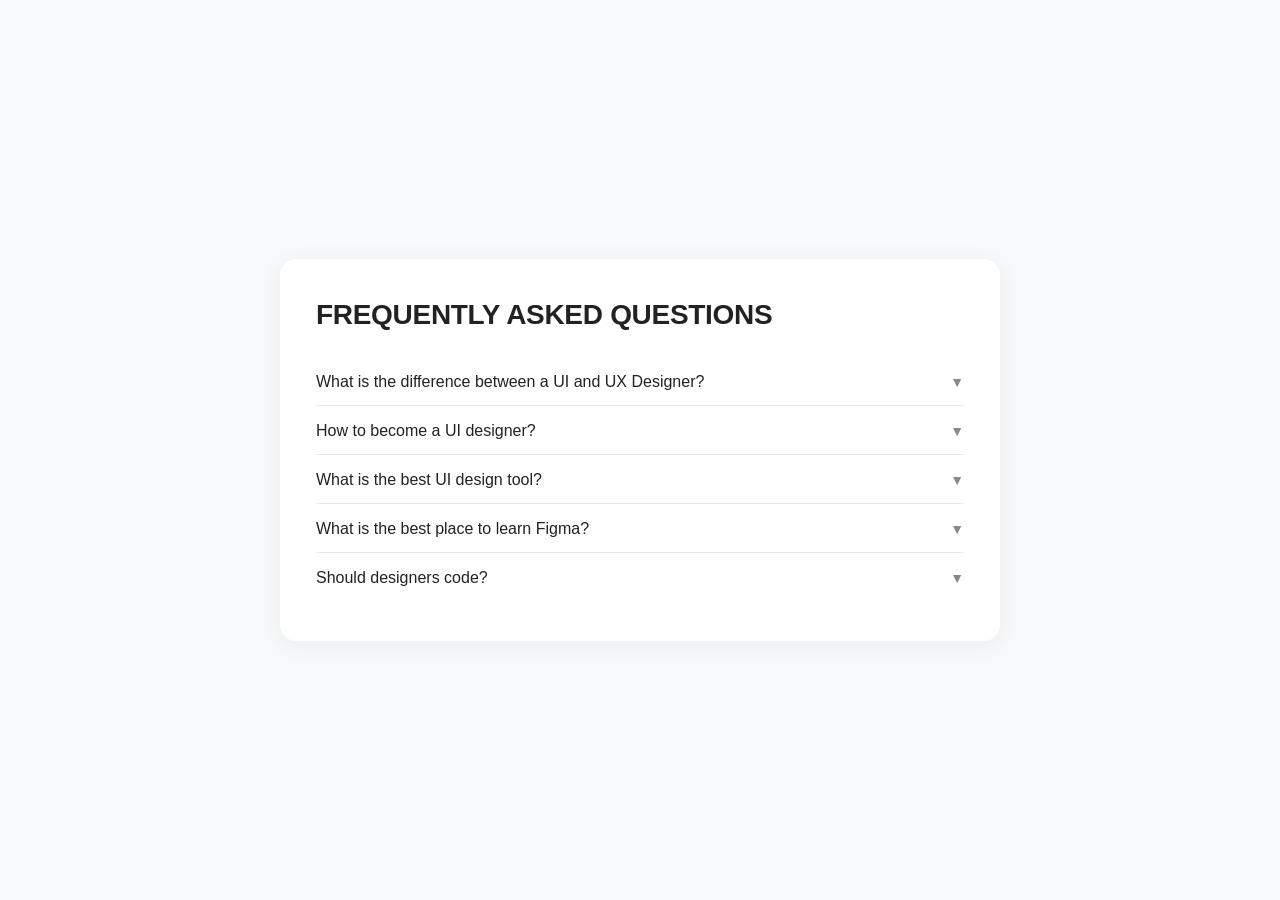
<file: custom accordion/index.html>
<!DOCTYPE html>
<html lang="ru">
<head>
    <meta charset="UTF-8">
    <meta name="viewport" content="width=device-width, initial-scale=1.0">
    <title>Кастомный аккордеон</title>
    <link rel="stylesheet" href="styles.css">
</head>
<body>

    <div class="faq-container">
        <h1 class="faq-title">FREQUENTLY ASKED QUESTIONS</h1>

        <div class="accordion" id="accordion">

            <details class="accordion-item">
                <summary class="accordion-header">
                    <span class="accordion-question">What is the difference between a UI and UX Designer?</span>
                    <span class="accordion-arrow">▼</span>
                </summary>
                <div class="accordion-content">
                    UI (User Interface) designer focuses on the visual design of the product — colors, typography, buttons, layouts. UX (User Experience) designer focuses on the overall experience — research, user flows, usability testing, and making the product easy to use.
                </div>
            </details>

            <details class="accordion-item">
                <summary class="accordion-header">
                    <span class="accordion-question">How to become a UI designer?</span>
                    <span class="accordion-arrow">▼</span>
                </summary>
                <div class="accordion-content">
                    To become a UI designer, you should learn design principles, color theory, typography, and tools like Figma or Sketch. Build a portfolio with mock projects, practice daily, and stay updated with design trends.
                </div>
            </details>

            <details class="accordion-item">
                <summary class="accordion-header">
                    <span class="accordion-question">What is the best UI design tool?</span>
                    <span class="accordion-arrow">▼</span>
                </summary>
                <div class="accordion-content">
                    Figma is currently the most popular UI design tool. It's free, cloud-based, and allows real-time collaboration. Other good options include Sketch, Adobe XD, and InVision Studio.
                </div>
            </details>

            <details class="accordion-item">
                <summary class="accordion-header">
                    <span class="accordion-question">What is the best place to learn Figma?</span>
                    <span class="accordion-arrow">▼</span>
                </summary>
                <div class="accordion-content">
                    The best places to learn Figma are Figma's official YouTube channel, DesignCode, Udemy courses, and free resources like Figma Community and Medium articles.
                </div>
            </details>

            <details class="accordion-item">
                <summary class="accordion-header">
                    <span class="accordion-question">Should designers code?</span>
                    <span class="accordion-arrow">▼</span>
                </summary>
                <div class="accordion-content">
                    It's not mandatory, but knowing basic HTML, CSS, and JavaScript can help designers communicate better with developers and create more realistic prototypes. Many designers benefit from understanding the technical side of their designs.
                </div>
            </details>

        </div>
    </div>

    <script src="script.js"></script>
</body>
</html>
</file>
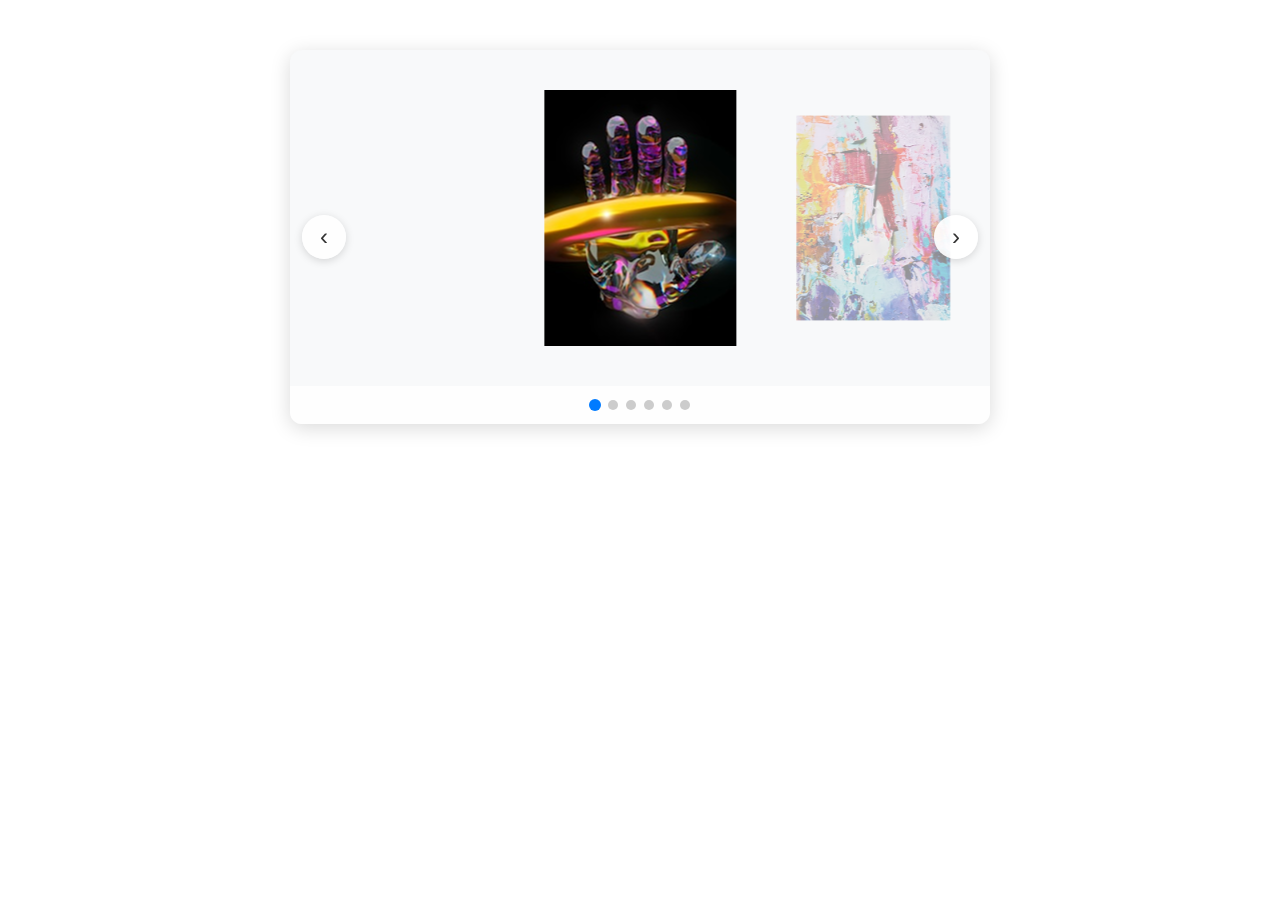
<file: custom slider/index.html>
<!DOCTYPE html>
<html lang="en">

<head>
    <meta charset="UTF-8">
    <meta name="viewport" content="width=device-width, initial-scale=1.0">
    <title>Кастомный слайдер</title>
    <script src="./script.js"></script>
    <link rel="stylesheet" href="./styles.css">
</head>

<body>
    <div class="slider" id="slider">
    <div class="slider-track" id="sliderTrack">
        <div class="slide">
            <div class="slide-content">
                <img src="./Type=01.png">
            </div>
        </div>
        <div class="slide">
            <div class="slide-content">
                <img src="./Type=02.png">
            </div>
        </div>
        <div class="slide">
            <div class="slide-content">
                <img src="./Type=03.png">
            </div>
        </div>
        <div class="slide">
            <div class="slide-content">
                <img src="./Type=04.png">
            </div>
        </div>
        <div class="slide">
            <div class="slide-content">
                <img src="./Type=05.png">
            </div>
        </div>
        <div class="slide">
            <div class="slide-content">
                <img src="./Type=06.png">
            </div>
        </div>
    </div>

    <button class="slider-btn slider-btn-prev" id="prevBtn">‹</button>
    <button class="slider-btn slider-btn-next" id="nextBtn">›</button>

    <div class="slider-dots" id="sliderDots"></div>
</div>

</body>

</html>
</file>
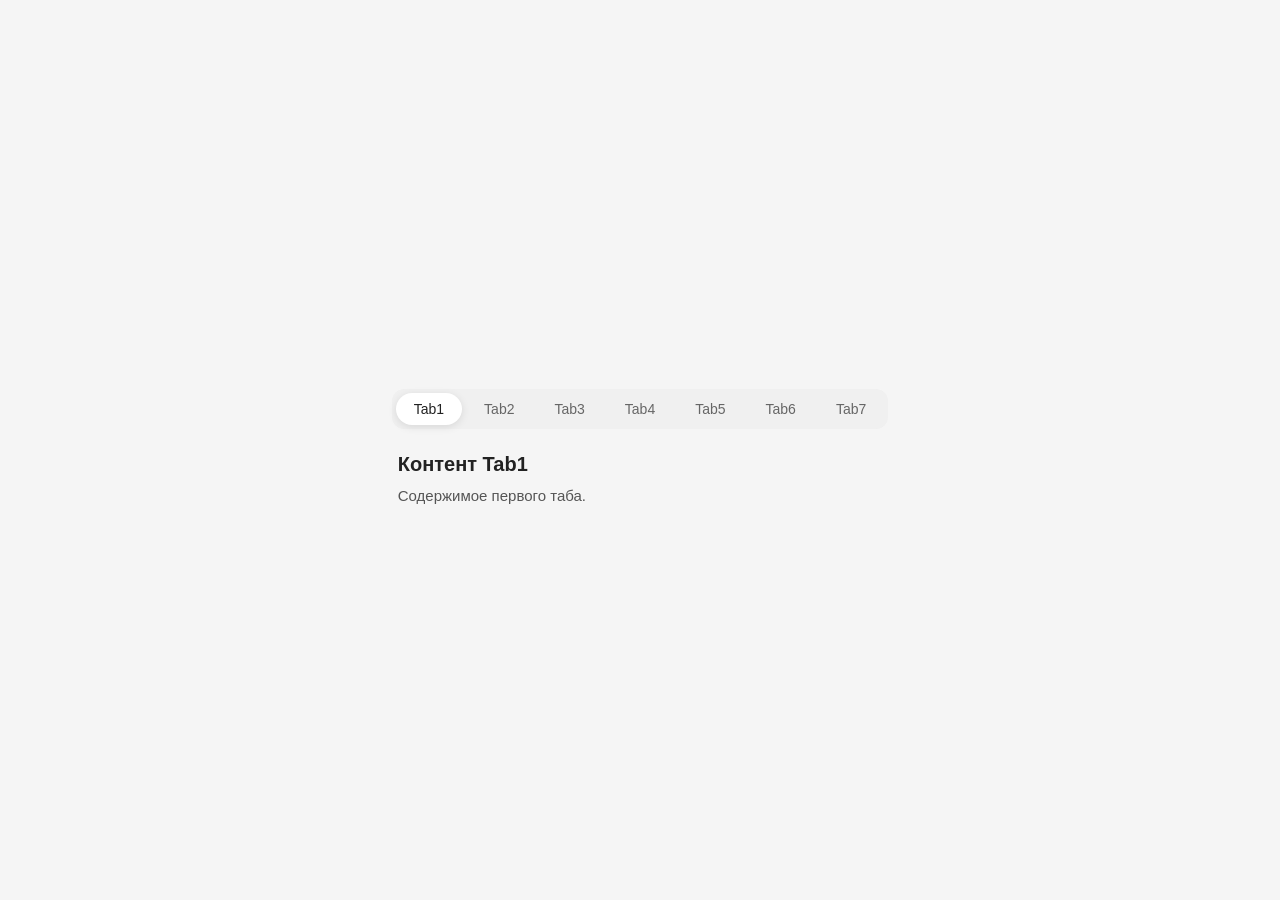
<file: custom tabs/index.html>
<!DOCTYPE html>
<html lang="ru">
<head>
    <meta charset="UTF-8">
    <meta name="viewport" content="width=device-width, initial-scale=1.0">
    <title>Кастомные табы</title>
    <link rel="stylesheet" href="styles.css">
</head>
<body>

    <div class="tabs-container">
        <div class="tabs-nav" id="tabsNav">
            <button class="tab-btn active" data-tab="tab1">
                <span class="tab-label">Tab1</span>
            </button>
            <button class="tab-btn" data-tab="tab2">
                <span class="tab-label">Tab2</span>
            </button>
            <button class="tab-btn" data-tab="tab3">
                <span class="tab-label">Tab3</span>
            </button>
            <button class="tab-btn" data-tab="tab4">
                <span class="tab-label">Tab4</span>
            </button>
            <button class="tab-btn" data-tab="tab5">
                <span class="tab-label">Tab5</span>
            </button>
            <button class="tab-btn" data-tab="tab6">
                <span class="tab-label">Tab6</span>
            </button>
            <button class="tab-btn" data-tab="tab7">
                <span class="tab-label">Tab7</span>
            </button>
        </div>

        <div class="tabs-content">
            <div class="tab-panel active" id="tab1">
                <h2>Контент Tab1</h2>
                <p>Содержимое первого таба.</p>
            </div>
            <div class="tab-panel" id="tab2">
                <h2>Контент Tab2</h2>
                <p>Содержимое второго таба.</p>
            </div>
            <div class="tab-panel" id="tab3">
                <h2>Контент Tab3</h2>
                <p>Содержимое третьего таба.</p>
            </div>
            <div class="tab-panel" id="tab4">
                <h2>Контент Tab4</h2>
                <p>Содержимое четвертого таба.</p>
            </div>
            <div class="tab-panel" id="tab5">
                <h2>Контент Tab5</h2>
                <p>Содержимое пятого таба.</p>
            </div>
            <div class="tab-panel" id="tab6">
                <h2>Контент TAB6</h2>
                <p>Содержимое шестого таба.</p>
            </div>
            <div class="tab-panel" id="tab7">
                <h2>Контент Tab7</h2>
                <p>Содержимое седьмого таба.</p>
            </div>
        </div>
    </div>

    <script src="script.js"></script>
</body>
</html>
</file>
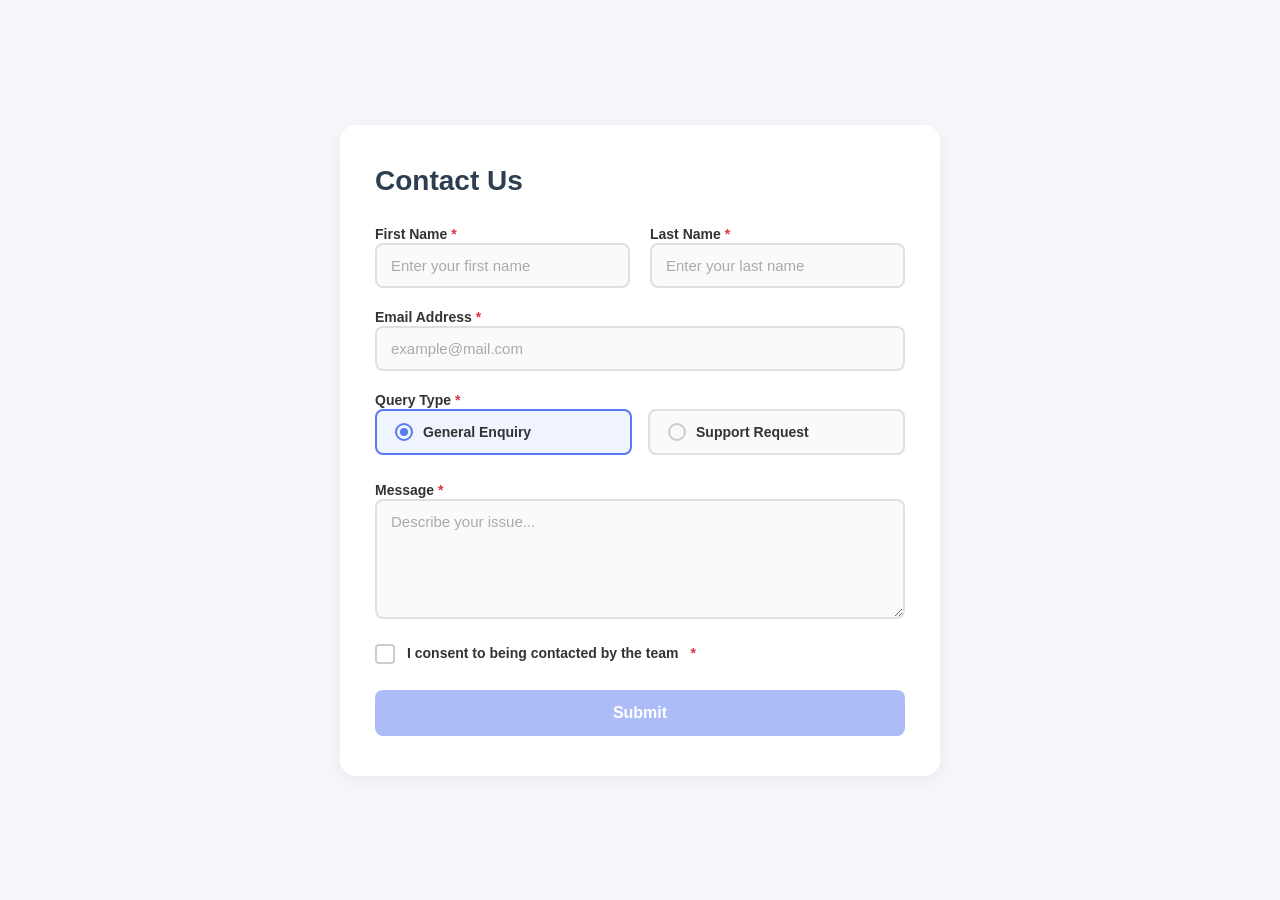
<file: form/index.html>
<!DOCTYPE html>
<html lang="ru">

<head>
    <meta charset="UTF-8">
    <meta name="viewport" content="width=device-width, initial-scale=1.0">
    <title>Contact Us</title>
    <link rel="stylesheet" href="styles.css">
</head>

<body>
    <div class="contact-container">
        <form class="contact-form" id="contactForm">
            <h1 class="form-title">Contact Us</h1>

            <div class="form-row">
                <div class="form-group">
                    <label for="firstName">First Name <span class="required">*</span></label>
                    <input type="text" id="firstName" placeholder="Enter your first name" required />
                </div>
                <div class="form-group">
                    <label for="lastName">Last Name <span class="required">*</span></label>
                    <input type="text" id="lastName" placeholder="Enter your last name" required />
                </div>
            </div>

            <div class="form-group">
                <label for="email">Email Address <span class="required">*</span></label>
                <input type="email" id="email" placeholder="example@mail.com" required />
            </div>

            <div class="form-group">
                <label>Query Type <span class="required">*</span></label>
                <div class="radio-group">
                    <label class="radio-option">
                        <input type="radio" name="queryType" value="general" checked />
                        <span class="radio-custom"></span>
                        General Enquiry
                    </label>
                    <label class="radio-option">
                        <input type="radio" name="queryType" value="support" />
                        <span class="radio-custom"></span>
                        Support Request
                    </label>
                </div>
            </div>

            <div class="form-group">
                <label for="message">Message <span class="required">*</span></label>
                <textarea id="message" rows="5" placeholder="Describe your issue..." required></textarea>
            </div>

            <div class="form-group checkbox-group">
                <label class="checkbox-option">
                    <input type="checkbox" id="consent" required />
                    <span class="checkbox-custom"></span>
                    I consent to being contacted by the team <span class="required">*</span>
                </label>
            </div>

            <button type="submit" class="submit-btn">Submit</button>
        </form>
    </div>

    <script src="script.js"></script>
</body>

</html>
</file>
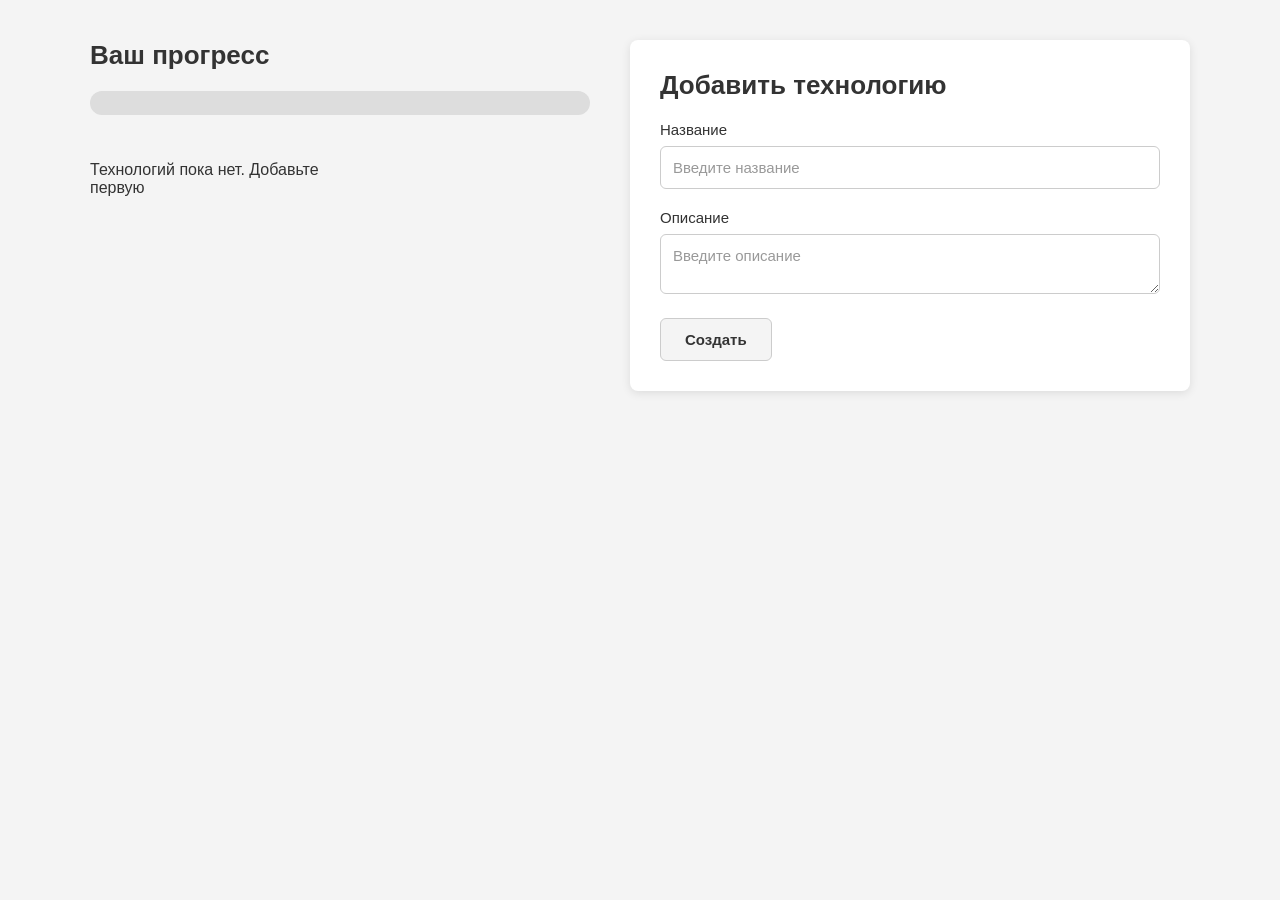
<file: technologies/index.html>
<!DOCTYPE html>
<html lang="ru">

<head>
    <meta charset="UTF-8">
    <meta name="viewport" content="width=device-width, initial-scale=1.0">
    <title>Изученные технологии</title>
    <script src="./script.js"></script>
    <link rel="stylesheet" href="./styles.css">
</head>

<div class="container">
    <div class="left-col">
        <h2 class="heading">Ваш прогресс</h2>
        <div class="progress">
            <div class="progress-bar">
                <div class="progress-value" id="progress"></div>
            </div>
        </div>


        <div class="row" id="content">

        </div>
    </div>

    <form class="form" id="form">
        <h2 class="heading">Добавить технологию</h2>
        <div class="form-control">
            <label for="title">Название</label>
            <input type="text" id="title" placeholder="Введите название">
        </div>

        <div class="form-control">
            <label for="description">Описание</label>
            <textarea name="description" id="description" placeholder="Введите описание"></textarea>
        </div>

        <button type="submit" class="btn">Создать</button>
    </form>
</div>


<div class="modal" id="modal"></div>

<div class="modal-backdrop" id="backdrop"></div>

</body>

</html>
</file>
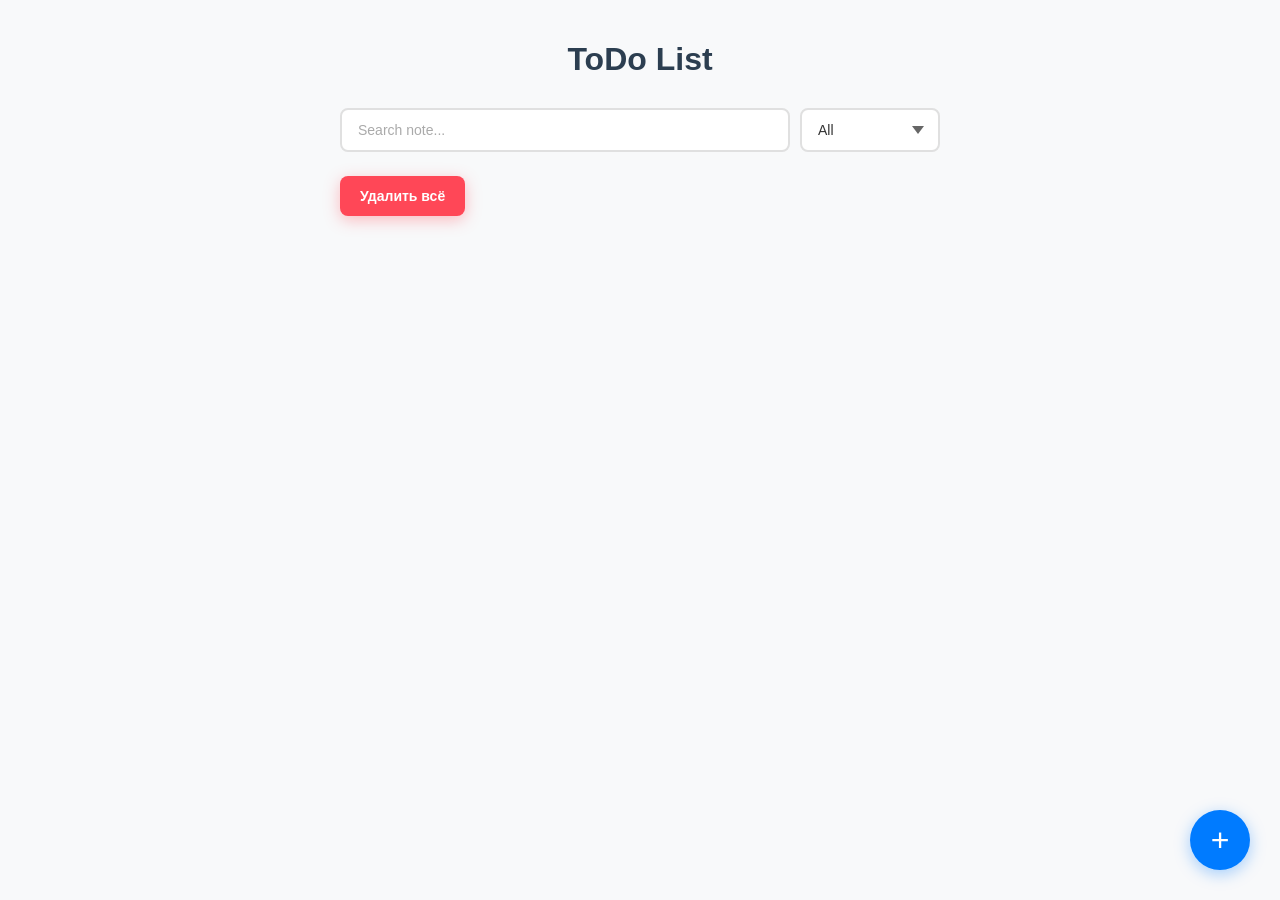
<file: toDo/index.html>
<!DOCTYPE html>
<html lang="en">

<head>
    <meta charset="UTF-8">
    <meta name="viewport" content="width=device-width, initial-scale=1.0">
    <title>Document</title>
    <script src="./script.js"></script>
    <link rel="stylesheet" href="./styles.css">
</head>

<body>
    <h1>ToDo List</h1>

    <form id="form">
        <input type="search" id="search" placeholder="Search note..." />

        <select id="select">
            <option value="all">All</option>
            <option value="completed">Completed</option>
            <option value="incompleted">Incompleted</option>
        </select>
    </form>
    <button class="delete-all-btn" id="delAllBtn" type="button">Удалить всё</button>

    <button class="add-btn" id="addBtn" type="button">+</button>

    <ul id="ul"></ul>

    <div class="modal-overlay" id="modalOverlay">
        <div class="modal">
            <div class="modal-header">
                <h2>Добавить задачу</h2>
                <button class="modal-close" id="modalClose">×</button>
            </div>
            <input type="text" id="modalInput" placeholder="Введите текст задачи..." />
            <div class="modal-buttons">
                <button class="modal-btn modal-btn-cancel" id="modalCancel">Отмена</button>
                <button class="modal-btn modal-btn-add" id="modalAdd">Добавить</button>
            </div>
        </div>
    </div>

</body>

</html>
</file>
<file: custom accordion/styles.css>
* {
    margin: 0;
    padding: 0;
    box-sizing: border-box;
}

body {
    display: flex;
    justify-content: center;
    align-items: center;
    min-height: 100vh;
    background: #f8f9fa;
    font-family: -apple-system, BlinkMacSystemFont, 'Segoe UI', Roboto, Oxygen, Ubuntu, sans-serif;
    padding: 20px;
}

.faq-container {
    width: 100%;
    max-width: 720px;
    padding: 40px 36px;
    background: white;
    border-radius: 16px;
    box-shadow: 0 4px 24px rgba(0, 0, 0, 0.06);
}

.faq-title {
    font-size: 28px;
    font-weight: 700;
    color: #222;
    letter-spacing: -0.3px;
    margin-bottom: 28px;
    font-family: -apple-system, BlinkMacSystemFont, 'Segoe UI', Roboto, Oxygen, Ubuntu, sans-serif;
}

.accordion {
    display: flex;
    flex-direction: column;
    gap: 2px;
}

.accordion-item {
    border-bottom: 1px solid #e8e8e8;
    transition: border-color 0.3s ease;
}

.accordion-item:last-child {
    border-bottom: none;
}

.accordion-header {
    display: flex;
    justify-content: space-between;
    align-items: center;
    padding: 14px 0;
    cursor: pointer;
    user-select: none;
    transition: all 0.3s ease;
    gap: 16px;
    list-style: none;
}

.accordion-header::-webkit-details-marker {
    display: none;
}

.accordion-header:hover {
    opacity: 0.7;
}

.accordion-question {
    font-size: 16px;
    font-weight: 500;
    color: #222;
    transition: color 0.3s ease;
}

.accordion-arrow {
    font-size: 14px;
    color: #888;
}

.accordion-item[open] .accordion-arrow {
    transform: rotate(180deg);
}

.accordion-content {
    padding: 0 0 16px 0;
    color: #555;
    font-size: 15px;
    line-height: 1.6;
}

.accordion-item[open] .accordion-content {
    animation: fadeIn 0.3s ease;
}

@keyframes fadeIn {
    from {
        opacity: 0;
        transform: translateY(-6px);
    }
    to {
        opacity: 1;
        transform: translateY(0);
    }
}
</file>
<file: custom slider/styles.css>
.slider {
    position: relative;
    max-width: 700px;
    margin: 50px auto;
    overflow: hidden;
    border-radius: 12px;
    box-shadow: 0 4px 20px rgba(0, 0, 0, 0.15);
    background: #f8f9fa;
    padding: 0; 
}

.slider-track {
    display: flex;
    transition: transform 0.5s ease;
    will-change: transform;
    align-items: center;
}

.slide {
    min-width: 33.333%; 
    box-sizing: border-box;
    transition: transform 0.5s ease, opacity 0.5s ease;
    transform: scale(0.8);
    opacity: 0.4;
}

.slide.active {
    transform: scale(1);
    opacity: 1;
    z-index: 10;
}

.slide-content {
    padding: 40px 20px;
    min-height: 250px;
    display: flex;
    flex-direction: column;
    justify-content: center;
    align-items: center;
    text-align: center;
    color: white;
}

.slide-content img {
    max-width: 100%;
    height: auto;
}

.slider-btn {
    position: absolute;
    top: 50%;
    transform: translateY(-50%);
    width: 44px;
    height: 44px;
    border: none;
    border-radius: 50%;
    background: rgba(255, 255, 255, 0.9);
    color: #333;
    font-size: 24px;
    font-weight: 300;
    cursor: pointer;
    transition: all 0.3s ease;
    z-index: 10;
    display: flex;
    align-items: center;
    justify-content: center;
    box-shadow: 0 2px 8px rgba(0, 0, 0, 0.15);
}

.slider-btn:hover {
    background: white;
    transform: translateY(-50%) scale(1.1);
    box-shadow: 0 4px 16px rgba(0, 0, 0, 0.25);
}

.slider-btn-prev { left: 12px; }
.slider-btn-next { right: 12px; }

.slider-dots {
    display: flex;
    justify-content: center;
    gap: 8px;
    padding: 14px 0;
    background: rgba(255, 255, 255, 0.9);
}

.slider-dot {
    width: 10px;
    height: 10px;
    border: none;
    border-radius: 50%;
    background: #ccc;
    cursor: pointer;
    transition: all 0.3s ease;
    padding: 0;
}

.slider-dot:hover { background: #999; }
.slider-dot.active { background: #007bff; transform: scale(1.2); }
</file>
<file: custom tabs/styles.css>
* {
    margin: 0;
    padding: 0;
    box-sizing: border-box;
}

body {
    display: flex;
    justify-content: center;
    align-items: center;
    min-height: 100vh;
    background: #f5f5f5;
    font-family: -apple-system, BlinkMacSystemFont, 'Segoe UI', Roboto, Oxygen, Ubuntu, sans-serif;
}

.tabs-container {
    width: auto;
    max-width: 820px;
    padding: 20px;
}

.tabs-nav {
    display: flex;
    flex-wrap: wrap;
    gap: 4px;
    padding: 4px;
    background: #f0f0f0;
    border-radius: 12px;
}

.tab-btn {
    display: flex;
    align-items: center;
    gap: 6px;
    padding: 8px 18px;
    background: transparent;
    border: none;
    border-radius: 30px;
    cursor: pointer;
    font-size: 14px;
    font-weight: 500;
    color: #666;
    transition: all 0.2s ease;
    font-family: inherit;
    white-space: nowrap;
}

.tab-btn:hover {
    color: #333;
    background: rgba(255, 255, 255, 0.5);
}

.tab-btn.active {
    background: white;
    color: #222;
    box-shadow: 0 2px 8px rgba(0, 0, 0, 0.1);
}

.tabs-content {
    margin-top: 20px;
    padding: 4px 6px;
}

.tab-panel {
    display: none;
    animation: fadeIn 0.25s ease;
}

.tab-panel.active {
    display: block;
}

.tab-panel h2 {
    font-size: 20px;
    font-weight: 600;
    color: #222;
    margin-bottom: 8px;
}

.tab-panel p {
    font-size: 15px;
    color: #555;
    line-height: 1.6;
}

@keyframes fadeIn {
    from {
        opacity: 0;
        transform: translateY(6px);
    }
    to {
        opacity: 1;
        transform: translateY(0);
    }
}
</file>
<file: form/styles.css>
* {
    margin: 0;
    padding: 0;
    box-sizing: border-box;
}

body {
    font-family: -apple-system, BlinkMacSystemFont, 'Segoe UI', Roboto, Oxygen, Ubuntu, sans-serif;
    background: #f5f7fa;
    min-height: 100vh;
    display: flex;
    justify-content: center;
    align-items: center;
    padding: 20px;
}

.contact-container {
    width: 100%;
    max-width: 600px;
}

.contact-form {
    background: white;
    border-radius: 16px;
    padding: 40px 35px;
    box-shadow: 0 4px 20px rgba(0, 0, 0, 0.06);
}

.form-title {
    font-size: 28px;
    font-weight: 700;
    color: #2c3e50;
    margin-bottom: 28px;
}

.form-row {
    display: flex;
    gap: 20px;
}

.form-row .form-group {
    flex: 1;
}

.form-group {
    margin-bottom: 20px;
}

.form-group label {
    font-size: 14px;
    font-weight: 600;
    color: #333;
    margin-bottom: 6px;
}

.required {
    color: #dc3545;
    font-weight: 700;
}

.form-group input,
.form-group textarea {
    width: 100%;
    padding: 12px 14px;
    font-size: 15px;
    border: 2px solid #e0e0e0;
    border-radius: 8px;
    transition: all 0.3s ease;
    font-family: inherit;
    background: #fafafa;
    color: #333;
}

.form-group input:focus,
.form-group textarea:focus {
    outline: none;
    border-color: #5a7bf0;
    background: white;
    box-shadow: 0 0 0 4px rgba(90, 123, 240, 0.1);
}

.form-group input::placeholder,
.form-group textarea::placeholder {
    color: #aaa;
}

.form-group textarea {
    resize: vertical;
    min-height: 120px;
}

.radio-group {
    display: flex;
    gap: 16px;
}

.radio-option {
    display: flex;
    align-items: center;
    gap: 10px;
    padding: 12px 18px;
    border: 2px solid #e0e0e0;
    border-radius: 8px;
    cursor: pointer;
    flex: 1;
    transition: all 0.3s ease;
    font-size: 14px;
    font-weight: 500;
    color: #333;
    background: #fafafa;
    display: flex;
}

.radio-option:hover {
    border-color: #b0b0b0;
}

.radio-option input[type="radio"] {
    display: none;
}

.radio-custom {
    width: 18px;
    height: 18px;
    border: 2px solid #ccc;
    border-radius: 50%;
    position: relative;
    display: inline-block;
    flex-shrink: 0;
    transition: all 0.3s ease;

}

.radio-custom::after {
    content: '';
    width: 8px;
    height: 8px;
    background: #5a7bf0;
    border-radius: 50%;
    position: absolute;
    top: 50%;
    left: 50%;
    transform: translate(-50%, -50%) scale(0);
    transition: transform 0.2s ease;
}

.radio-option input[type="radio"]:checked + .radio-custom {
    border-color: #5a7bf0;
}

.radio-option input[type="radio"]:checked + .radio-custom::after {
    transform: translate(-50%, -50%) scale(1);
}

.radio-option:has(input:checked) {
    border-color: #5a7bf0;
    background: #f0f4ff;
}

.checkbox-group {
    margin-top: 4px;
}

.checkbox-option {
    display: flex;
    align-items: flex-start;
    gap: 12px;
    cursor: pointer;
    font-size: 14px;
    color: #333;
    line-height: 1.5;
}

.checkbox-option input[type="checkbox"] {
    display: none;
}

.checkbox-custom {
    width: 20px;
    height: 20px;
    border: 2px solid #ccc;
    border-radius: 4px;
    flex-shrink: 0;
    position: relative;
    transition: all 0.3s ease;
    margin-top: 1px;
}

.checkbox-custom::after {
    content: '✓';
    font-size: 14px;
    color: white;
    position: absolute;
    top: 50%;
    left: 50%;
    transform: translate(-50%, -50%) scale(0);
    transition: transform 0.2s ease;
}

.checkbox-option input[type="checkbox"]:checked + .checkbox-custom {
    background: #5a7bf0;
    border-color: #5a7bf0;
}

.checkbox-option input[type="checkbox"]:checked + .checkbox-custom::after {
    transform: translate(-50%, -50%) scale(1);
}

.submit-btn {
    width: 100%;
    padding: 14px;
    font-size: 16px;
    font-weight: 600;
    color: white;
    background: #5a7bf0;
    border: none;
    border-radius: 8px;
    cursor: pointer;
    transition: all 0.3s ease;
    font-family: inherit;
    margin-top: 6px;
}

.submit-btn:hover {
    background: #4a6bdb;
    transform: translateY(-2px);
    box-shadow: 0 8px 24px rgba(90, 123, 240, 0.3);
}

.submit-btn:active {
    transform: translateY(0);
}

.submit-btn:disabled {
    opacity: 0.6;
    cursor: not-allowed;
    transform: none !important;
}

@media (max-width: 500px) {
    .contact-form {
        padding: 24px 18px;
    }

    .form-title {
        font-size: 24px;
    }

    .form-row {
        flex-direction: column;
        gap: 0;
    }

    .radio-group {
        flex-direction: column;
        gap: 10px;
    }

    .radio-option {
        flex: none;
    }

    .form-group input,
    .form-group textarea {
        padding: 10px 12px;
        font-size: 14px;
    }

    .submit-btn {
        padding: 12px;
        font-size: 15px;
    }
}

.radio-group {
    display: flex;
    gap: 16px;
}

.radio-option {
    display: flex;
    align-items: center;
    gap: 10px;
    padding: 12px 18px;
    border: 2px solid #e0e0e0;
    border-radius: 8px;
    cursor: pointer;
    flex: 1;
    transition: all 0.3s ease;
    font-size: 14px;
    font-weight: 500;
    color: #333;
    background: #fafafa;
}

.radio-option:hover {
    border-color: #b0b0b0;
}

.radio-option input[type="radio"] {
    width: 18px;
    height: 18px;
    min-width: 18px;
    min-height: 18px;
    cursor: pointer;
    accent-color: #5a7bf0;
    margin: 0;
    flex-shrink: 0;
}

.radio-option:has(input:checked) {
    border-color: #5a7bf0;
    background: #f0f4ff;
}

.checkbox-group {
    margin-top: 8px;
}

.checkbox-option {
    display: flex;
    align-items: center;
    gap: 12px;
    cursor: pointer;
    font-size: 14px;
    color: #333;
    line-height: 1.5;
}

.checkbox-option input[type="checkbox"] {
    width: 20px;
    height: 20px;
    min-width: 20px;
    min-height: 20px;
    cursor: pointer;
    accent-color: #5a7bf0;
    margin: 0;
    flex-shrink: 0;
}

.field-error {
    display: block;
    font-size: 12px;
    color: #dc3545;
    margin-top: 4px;
    font-weight: 500;
}

input.error,
textarea.error {
    border-color: #dc3545;
    background: #fff5f5;
}
</file>
<file: technologies/styles.css>
:root {
    --green: #73BA3C;
    --orange: #F99415;
    --red: #E75A5A;
    --border: 1px solid rgba(151, 158, 162, .3);
}

body {
    font-family: 'Segoe UI', Roboto, Helvetica, Arial, sans-serif;
    background-color: #f4f4f4;
    margin: 0;
    padding: 40px;
    color: #333;
}

* {
    box-sizing: border-box;
}

.container {
    display: flex;
    gap: 40px;
    max-width: 1100px;
    margin: 0 auto;
    align-items: flex-start;
}

.heading {
    font-size: 26px;
    font-weight: 600;
    margin: 0 0 20px 0;
}

.left-col {
    flex: 1;
}

.progress {
    width: 100%;
    margin-bottom: 30px;
}

.progress-bar {
    background-color: #ddd;
    border-radius: 20px;
    height: 24px;
    width: 100%;
    overflow: hidden;
}

.progress-value {
    height: 100%;
    border-radius: 20px;
    display: flex;
    align-items: center;
    justify-content: center;
    color: white;
    font-size: 14px;
    font-weight: bold;
}

.row {
    display: grid;
    grid-template-columns: 1fr 1fr;
    gap: 20px;
}

.card {
    background-color: white;
    border: 1px solid #ddd;
    border-radius: 8px;
    padding: 30px;
    text-align: center;
    font-size: 18px;
    font-weight: 500;
    box-shadow: 0 2px 5px rgba(0, 0, 0, 0.05);
    cursor: pointer;
    transition: transform 0.2s, box-shadow 0.2s;
}

.card:hover {
    transform: translateY(-3px);
    box-shadow: 0 4px 10px rgba(0, 0, 0, 0.1);
}

.card h3 {
    margin: 0;
    font-size: 20px;
}

.done {
    background-color: #5cb85c;
    color: white;
    border: none;
}

.card.wide {
    grid-column: span 2;
}

.form {
    flex: 1;
    background-color: white;
    padding: 30px;
    border-radius: 8px;
    box-shadow: 0 2px 10px rgba(0, 0, 0, 0.1);
}

.form-control {
    margin-bottom: 20px;
}

.form-control label {
    display: block;
    margin-bottom: 8px;
    font-size: 15px;
    font-weight: 500;
}

.form-control input,
.form-control textarea {
    width: 100%;
    padding: 12px;
    border: 1px solid #ccc;
    border-radius: 6px;
    font-size: 15px;
    font-family: inherit;
    resize: vertical;
}

.form-control input::placeholder,
.form-control textarea::placeholder {
    color: #999;
}

.btn {
    background-color: #f4f4f4;
    border: 1px solid #ccc;
    padding: 12px 24px;
    border-radius: 6px;
    cursor: pointer;
    font-size: 15px;
    font-weight: bold;
    color: #333;
    transition: background 0.2s;
}

.btn:hover {
    background-color: #e0e0e0;
}

.modal {
    display: none;
}

.open {
    display: block;
    position: fixed;
    top: 50%;
    left: 50%;
    transform: translate(-50%, -50%);
    background: white;
    padding: 30px;
    border-radius: 10px;
    box-shadow: 0 10px 30px rgba(0, 0, 0, 0.3);
    z-index: 100;
    width: 500px;
    max-width: 90%;
}

.modal h2 {
    margin-top: 0;
}

.modal p {
    line-height: 1.6;
    color: #555;
}

.modal hr {
    border: none;
    border-top: 1px solid #eee;
    margin: 20px 0;
}

.modal.open+.modal-backdrop {
    display: block;
}

.modal-backdrop {
    display: none;
    position: fixed;
    top: 0;
    left: 0;
    width: 100%;
    height: 100%;
    background: rgba(0, 0, 0, 0.5);
    z-index: 99;
}

.invalid {
    animation: validate 2s;
}

@keyframes validate {
    0% {
        border: 1px solid var(--red);
    }

    50% {
        border: 1px solid var(--red);
    }

    100% {
        border: solid var(--border);
    }
}
</file>
<file: toDo/styles.css>
body {
    font-family: -apple-system, BlinkMacSystemFont, 'Segoe UI', Roboto, Oxygen, Ubuntu, sans-serif;
    max-width: 600px;
    margin: 0 auto;
    padding: 20px;
    background: #f8f9fa;
    color: #333;
}

h1 {
    text-align: center;
    color: #2c3e50;
    font-size: 32px;
    margin-bottom: 30px;
    font-weight: 700;
}

#form {
    display: flex;
    gap: 10px;
    margin-bottom: 24px;
    flex-wrap: wrap;
}

#form input[type="search"] {
    flex: 1;
    padding: 10px 16px;
    font-size: 14px;
    border: 2px solid #e0e0e0;
    border-radius: 8px;
    background: white;
    transition: all 0.3s ease;
    min-width: 180px;
}

#form input[type="search"]:focus {
    outline: none;
    border-color: #007bff;
    box-shadow: 0 0 0 3px rgba(0, 123, 255, 0.15);
}

#form input[type="search"]::placeholder {
    color: #aaa;
}

#form select {
    padding: 10px 16px;
    padding-right: 40px;
    font-size: 14px;
    font-family: -apple-system, BlinkMacSystemFont, 'Segoe UI', Roboto, Oxygen, Ubuntu, sans-serif;
    color: #333;
    border: 2px solid #e0e0e0;
    border-radius: 8px;
    background-color: white;
    cursor: pointer;
    transition: border-color 0.3s ease, box-shadow 0.3s ease;
    min-width: 140px;
    height: 44px;
    -webkit-appearance: none;
    -moz-appearance: none;
    appearance: none;
    background-image: url("data:image/svg+xml,%3Csvg xmlns='http://www.w3.org/2000/svg' width='12' height='12' viewBox='0 0 12 8'%3E%3Cpath fill='%23666' d='M6 8L0 0h12z'/%3E%3C/svg%3E");
    background-repeat: no-repeat;
    background-position: right 14px center;
    background-size: 12px 8px;
    box-sizing: border-box;
}

#form select::-moz-focus-inner {
    border: 0;
}

#form select:-moz-focusring {
    color: transparent;
    text-shadow: 0 0 0 #333;
}

#form select:hover {
    border-color: #b0b0b0;
}

#form select option {
    padding: 8px 12px;
    font-size: 14px;
    font-family: -apple-system, BlinkMacSystemFont, 'Segoe UI', Roboto, Oxygen, Ubuntu, sans-serif;
    color: #333;
    background-color: white;
}

#form select option:checked {
    background-color: #007bff;
    color: white;
}

#form select option:hover,
#form select option:focus {
    background-color: #f0f7ff;
}

#form select:hover {
    border-color: #b0b0b0;
}

#form select option {
    padding: 10px 16px;
    font-size: 14px;
    font-family: inherit;
    color: #333;
    background: white;
    transition: background 0.2s ease;
}

#form select option:hover {
    background: #f0f7ff;
}

#form select option:checked {
    background: #007bff;
    color: white;
}

#ul {
    list-style: none;
    padding: 0;
    margin: 0;
    margin-top: 20px;
    padding-bottom: 160px;
}

#ul li {
    display: flex;
    justify-content: space-between;
    align-items: center;
    padding: 12px 16px;
    margin-bottom: 8px;
    background: white;
    border: 1px solid #e8e8e8;
    border-radius: 10px;
    transition: all 0.25s ease;
    box-shadow: 0 1px 3px rgba(0, 0, 0, 0.04);
    flex-wrap: nowrap;
    gap: 8px;
}

#ul li:hover {
    border-color: #d0d0d0;
    box-shadow: 0 4px 12px rgba(0, 0, 0, 0.07);
    transform: translateY(-1px);
}

#ul li span {
    flex: 1;
    cursor: pointer;
    font-size: 15px;
    padding: 4px 0;
    transition: color 0.2s ease;
    min-width: 0;
    word-break: break-word;
}

.completed {
    text-decoration: line-through;
    color: #999;
}

.empty-message {
    text-align: center;
    color: #aaa;
    border: 2px dashed #e0e0e0 !important;
    background: #fafafa !important;
    justify-content: center !important;
    font-size: 16px;
    padding: 30px !important;
    border-radius: 12px !important;
    box-shadow: none !important;
}

.empty-message:hover {
    transform: none !important;
    box-shadow: none !important;
}

#ul li button {
    padding: 6px 16px;
    border: none;
    border-radius: 6px;
    cursor: pointer;
    font-size: 13px;
    font-weight: 500;
    transition: all 0.2s ease;
    flex-shrink: 0;
    white-space: nowrap;
}

#ul li .edit-btn {
    background: #007bff;
    color: white;
}

#ul li .edit-btn:hover {
    background: #0056b3;
    transform: scale(1.04);
}

#ul li .edit-btn.editing {
    background: #28a745;
    color: white;
}

#ul li .edit-btn.editing:hover {
    background: #1e7e34;
}

#ul li .delete-btn {
    background: #ff4757;
    color: white;
}

#ul li .delete-btn:hover {
    background: #e0313f;
    transform: scale(1.04);
}

#ul li button:active {
    transform: scale(0.95);
}

.edit-input {
    flex: 1;
    padding: 6px 10px;
    font-size: 15px;
    border: 2px solid #007bff;
    border-radius: 6px;
    outline: none;
    background: #fff;
    box-shadow: 0 0 0 3px rgba(0, 123, 255, 0.15);
    font-family: inherit;
    min-width: 0;
}

.modal-overlay {
    display: none;
    position: fixed;
    top: 0;
    left: 0;
    width: 100%;
    height: 100%;
    background: rgba(0, 0, 0, 0.5);
    backdrop-filter: blur(4px);
    z-index: 1000;
    justify-content: center;
    align-items: center;
    animation: fadeIn 0.25s ease;
}

.modal-overlay.active {
    display: flex;
}

.modal {
    background: white;
    border-radius: 16px;
    padding: 32px;
    width: 90%;
    max-width: 440px;
    box-shadow: 0 24px 64px rgba(0, 0, 0, 0.25);
    animation: slideIn 0.3s ease;
}

.modal-header {
    display: flex;
    justify-content: space-between;
    align-items: center;
    margin-bottom: 20px;
}

.modal-header h2 {
    margin: 0;
    font-size: 24px;
    font-weight: 700;
    color: #2c3e50;
}

.modal-close {
    background: none;
    border: none;
    font-size: 28px;
    cursor: pointer;
    color: #aaa;
    padding: 0 8px;
    transition: color 0.2s ease;
    line-height: 1;
}

.modal-close:hover {
    color: #333;
}

.modal input {
    width: 100%;
    padding: 12px 16px;
    font-size: 16px;
    border: 2px solid #e0e0e0;
    border-radius: 8px;
    margin-bottom: 20px;
    box-sizing: border-box;
    transition: all 0.3s ease;
}

.modal input:focus {
    outline: none;
    border-color: #007bff;
    box-shadow: 0 0 0 3px rgba(0, 123, 255, 0.15);
}

.modal input::placeholder {
    color: #bbb;
}

.modal-buttons {
    display: flex;
    gap: 10px;
    justify-content: flex-end;
}

.modal-btn {
    padding: 10px 28px;
    border: none;
    border-radius: 8px;
    font-size: 15px;
    font-weight: 500;
    cursor: pointer;
    transition: all 0.25s ease;
}

.modal-btn-cancel {
    background: #f1f2f6;
    color: #555;
}

.modal-btn-cancel:hover {
    background: #e4e5ea;
}

.modal-btn-add {
    background: #007bff;
    color: white;
}

.modal-btn-add:hover {
    background: #0056b3;
    transform: translateY(-1px);
    box-shadow: 0 4px 12px rgba(0, 123, 255, 0.3);
}

.modal-btn-add:disabled {
    background: #ccc;
    cursor: not-allowed;
    transform: none !important;
    box-shadow: none !important;
}

.add-btn {
    position: fixed;
    bottom: 30px;
    right: 30px;
    width: 60px;
    height: 60px;
    border-radius: 50%;
    border: none;
    background: #007bff;
    color: white;
    font-size: 32px;
    font-weight: 300;
    cursor: pointer;
    box-shadow: 0 4px 16px rgba(0, 123, 255, 0.35);
    transition: all 0.3s ease;
    display: flex;
    align-items: center;
    justify-content: center;
    z-index: 100;
}

.add-btn:hover {
    background: #0056b3;
    transform: scale(1.1);
    box-shadow: 0 6px 24px rgba(0, 123, 255, 0.5);
}

.add-btn:active {
    transform: scale(0.95);
}

@keyframes fadeIn {
    from {
        opacity: 0;
    }
    to {
        opacity: 1;
    }
}

@keyframes slideIn {
    from {
        opacity: 0;
        transform: translateY(-32px) scale(0.96);
    }
    to {
        opacity: 1;
        transform: translateY(0) scale(1);
    }
}

.delete-all-btn {
    padding: 12px 20px;
    background: #ff4757;
    color: white;
    border: none;
    border-radius: 8px;
    font-size: 14px;
    font-weight: 600;
    cursor: pointer;
    box-shadow: 0 4px 16px rgba(255, 71, 87, 0.35);
    transition: all 0.3s ease;
    z-index: 100;
    font-family: inherit;
    white-space: nowrap;
}

.delete-all-btn:hover {
    background: #e0313f;
    transform: scale(1.05);
    box-shadow: 0 6px 24px rgba(255, 71, 87, 0.5);
}

.delete-all-btn:active {
    transform: scale(0.95);
}
</file>
